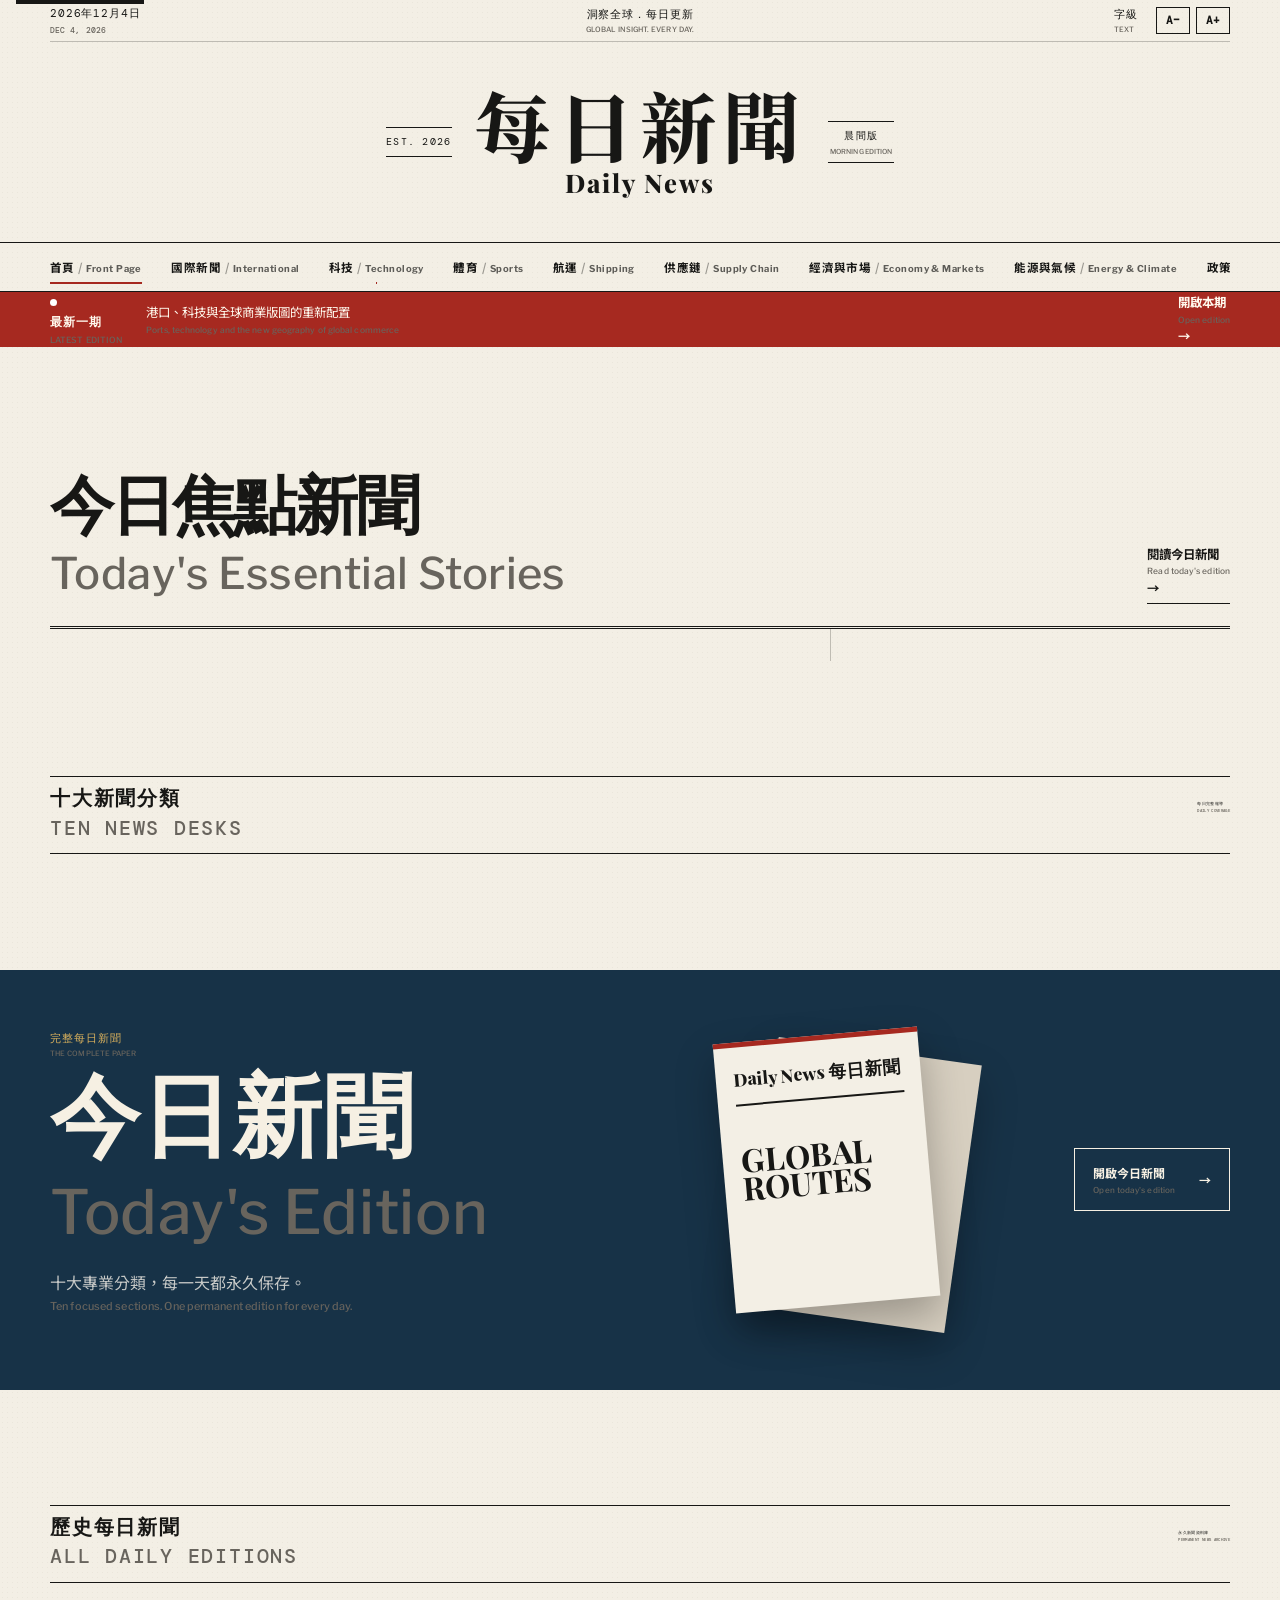
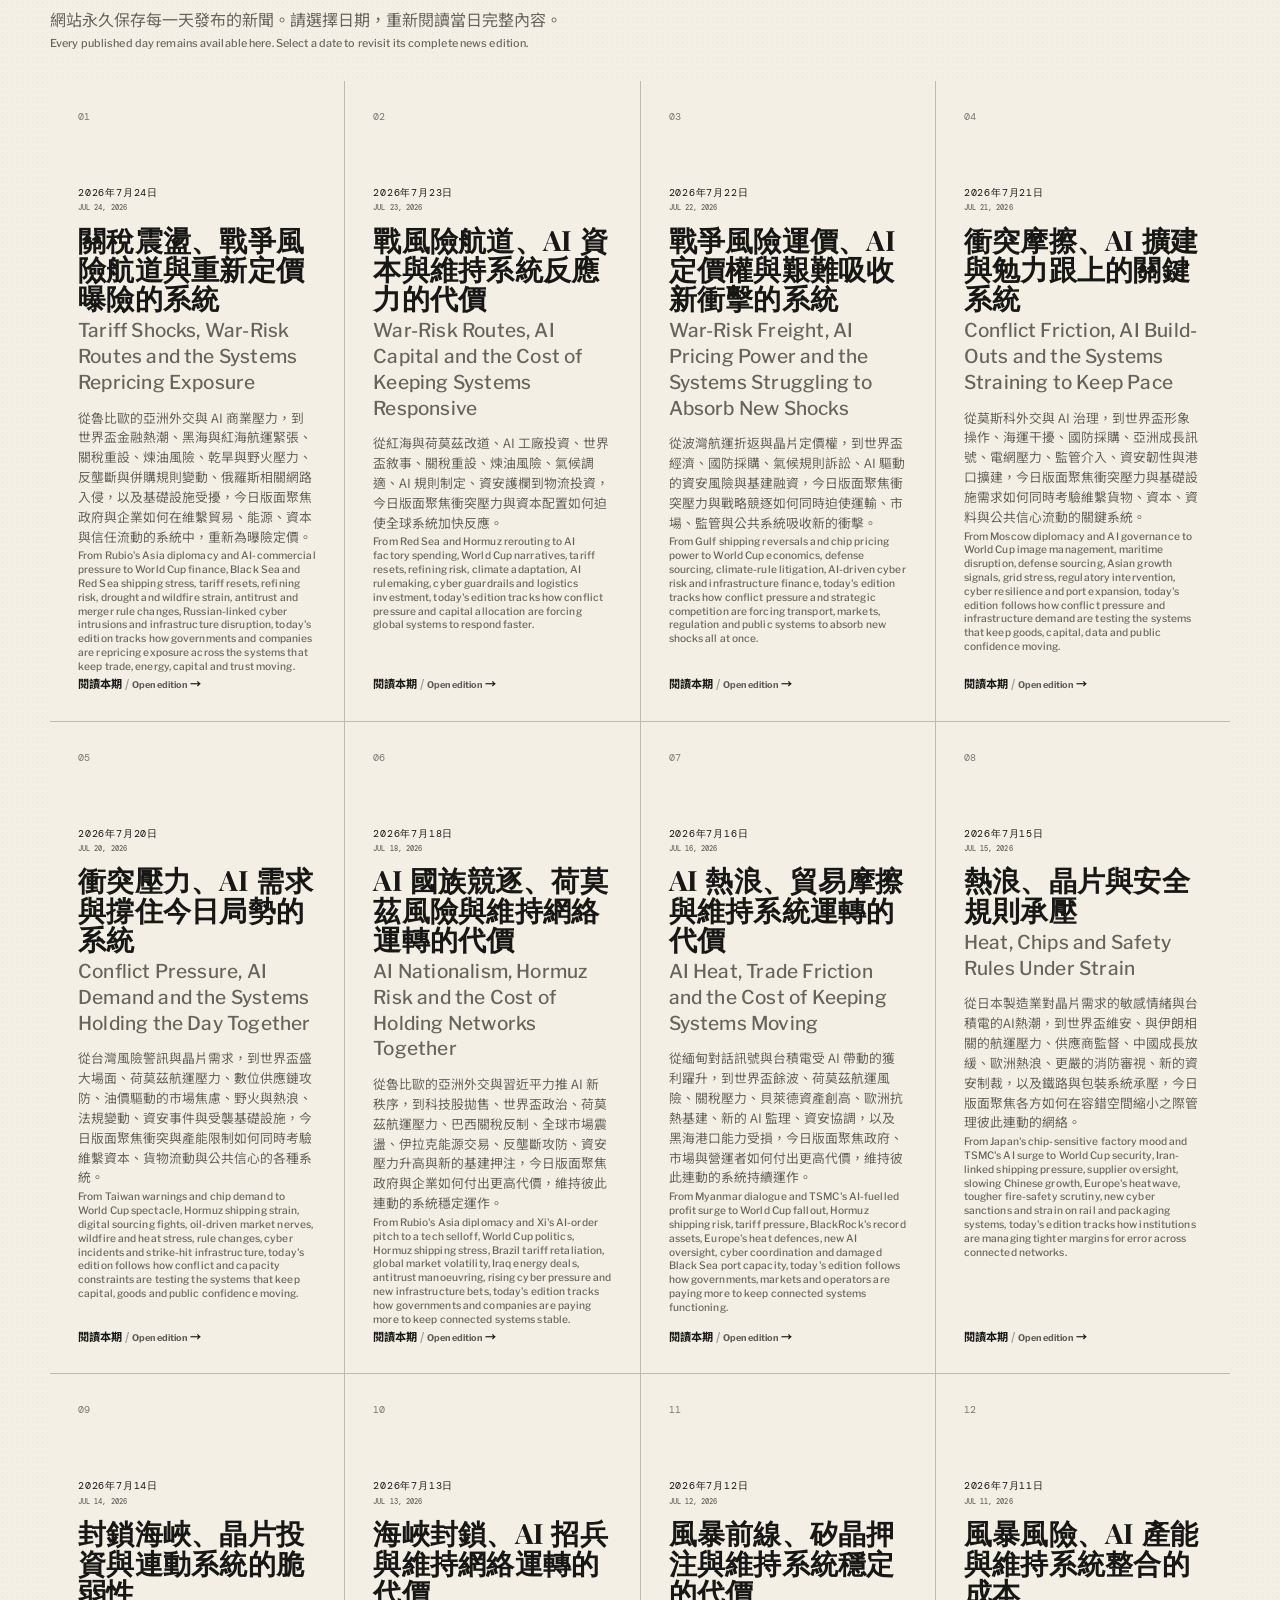
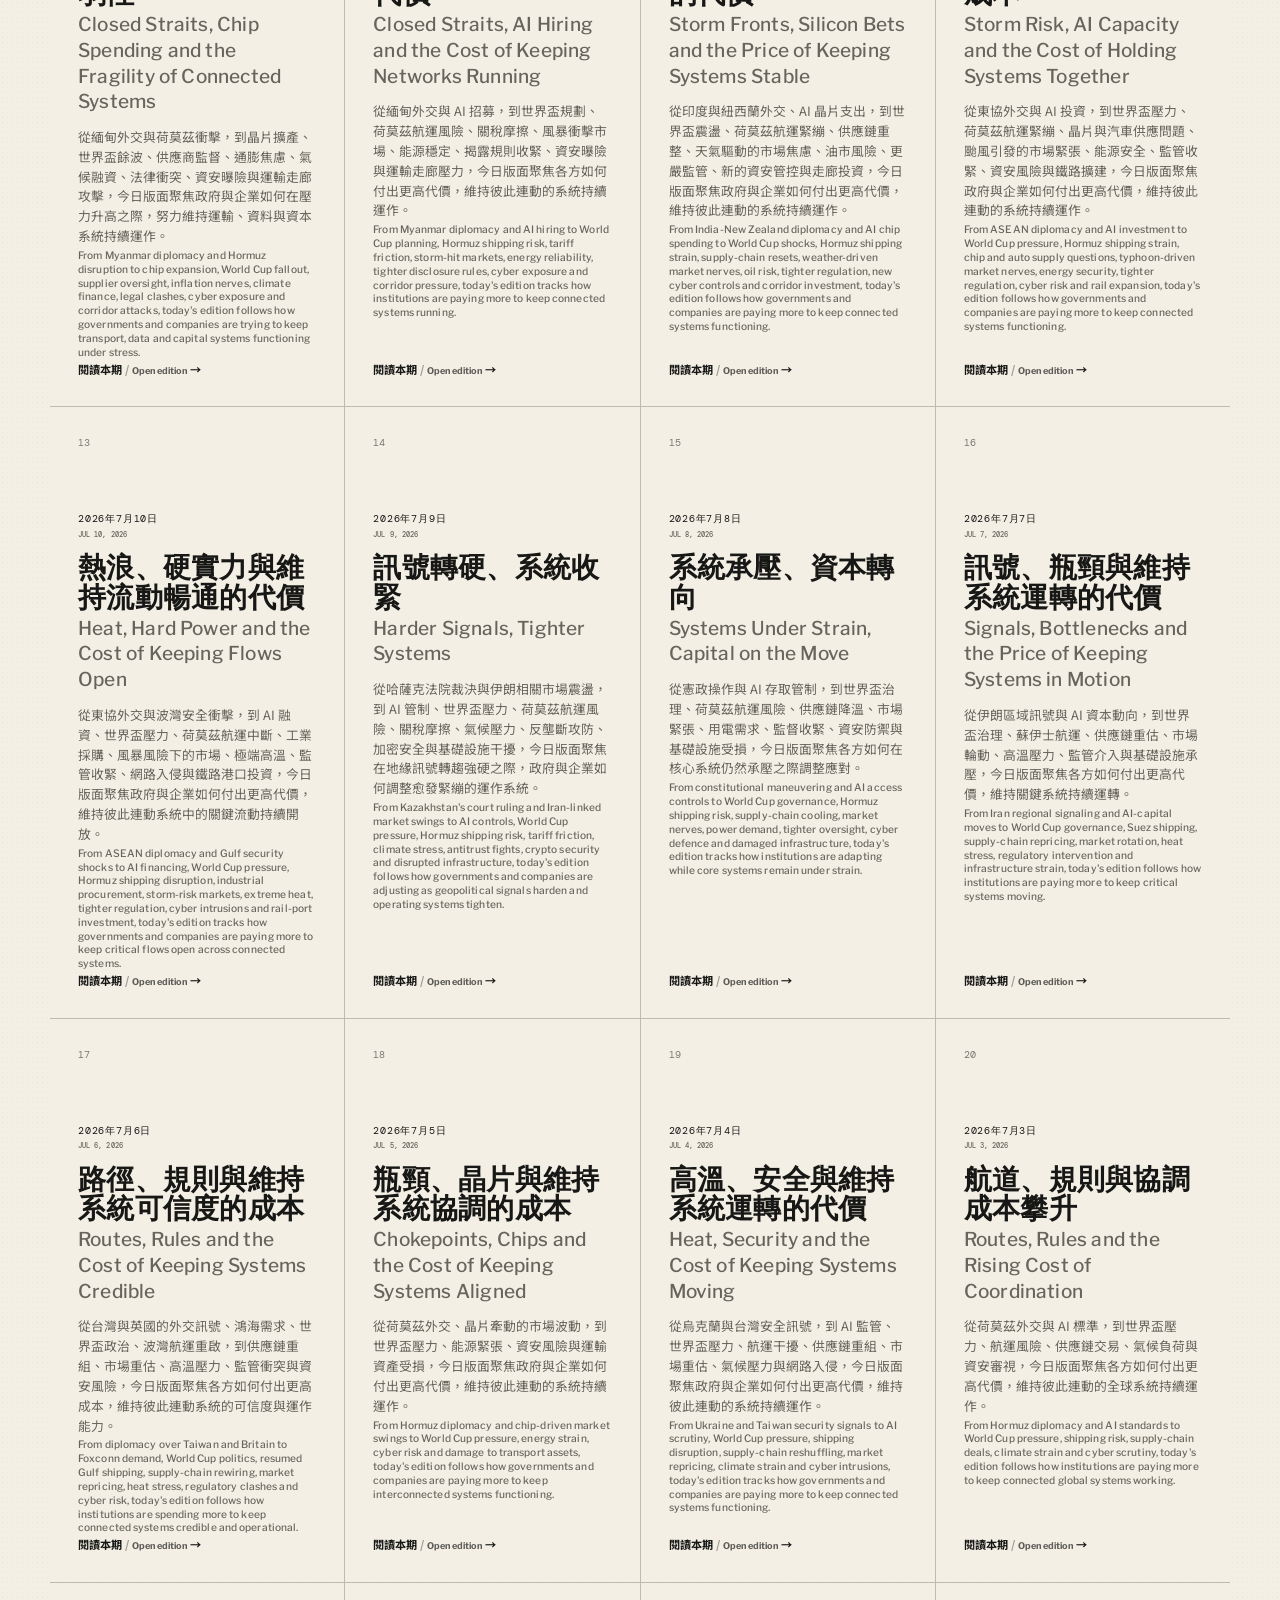
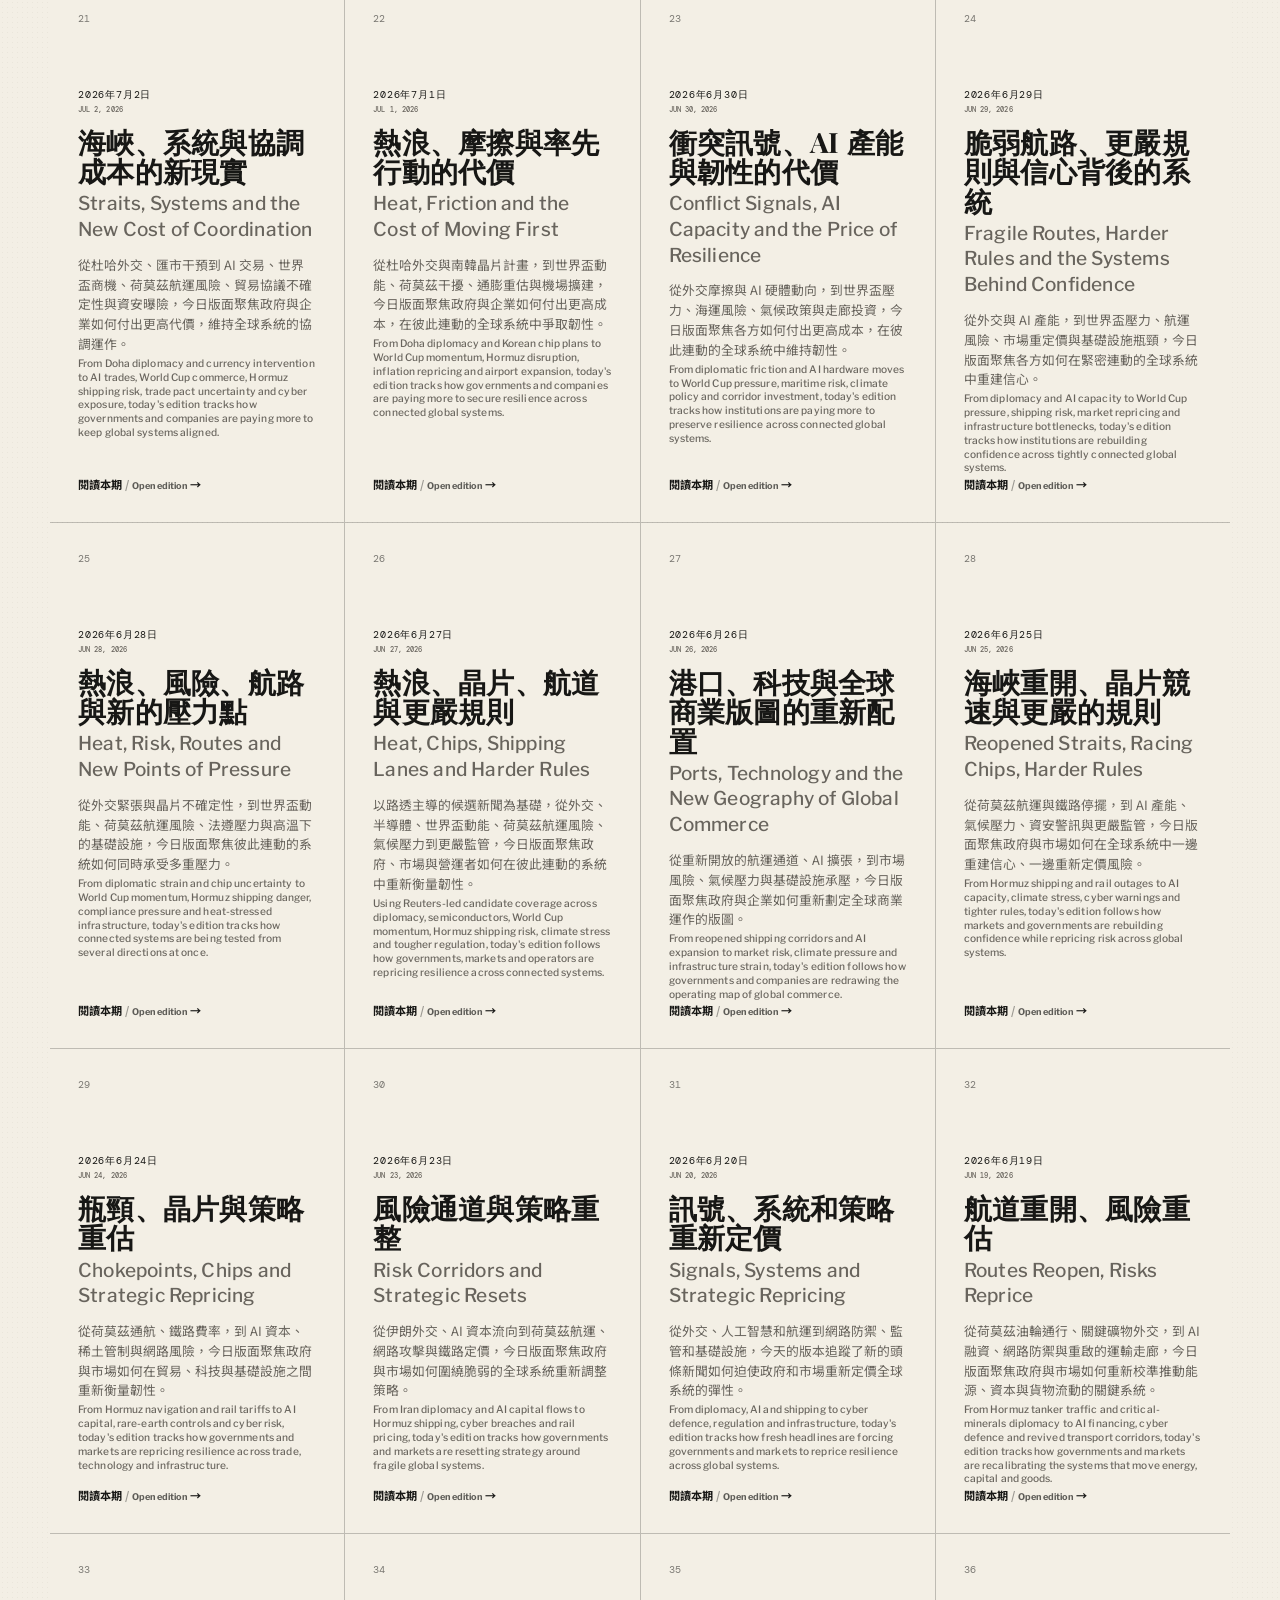
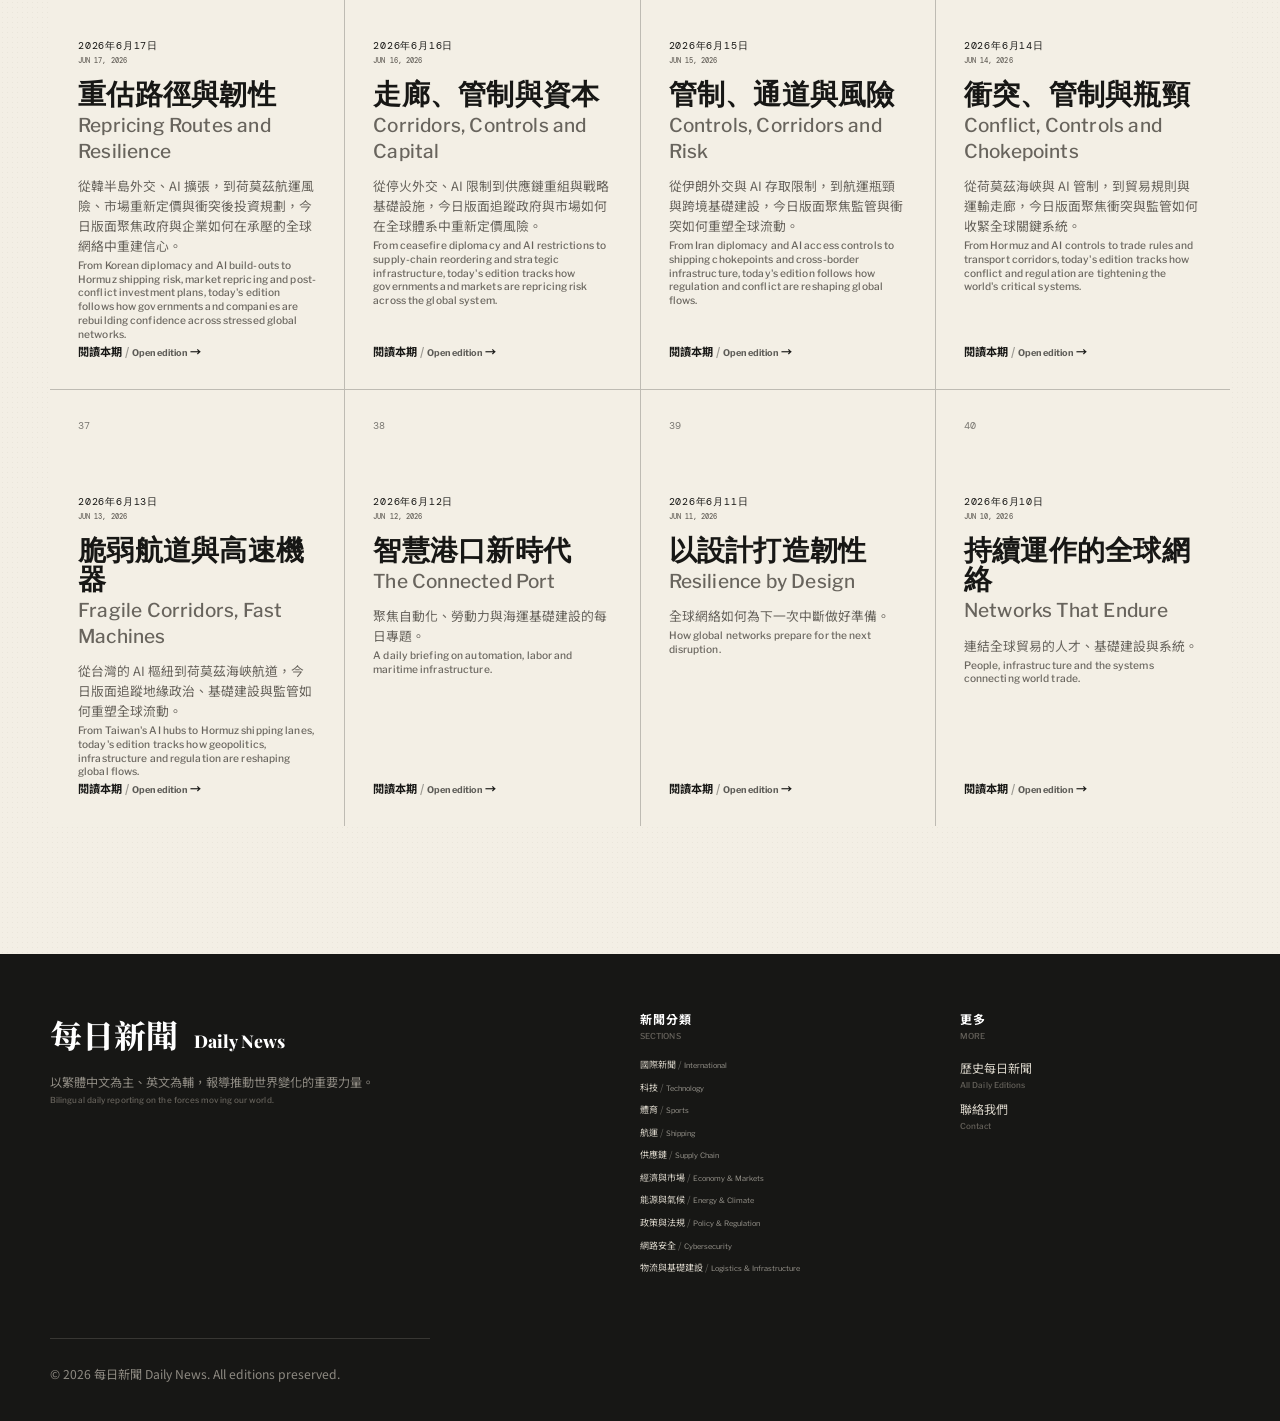
<file: index.html>
<!doctype html>
<html lang="zh-Hant">
  <head>
    <meta charset="UTF-8" />
    <meta name="viewport" content="width=device-width, initial-scale=1.0" />
    <meta name="description" content="Daily global news in English and Traditional Chinese." />
    <title>Daily News | 每日新聞</title>
    <link rel="preconnect" href="https://fonts.googleapis.com" />
    <link rel="preconnect" href="https://fonts.gstatic.com" crossorigin />
    <link href="https://fonts.googleapis.com/css2?family=DM+Mono:wght@400;500&family=Libre+Franklin:wght@400;500;600;700&family=Noto+Sans+TC:wght@400;500;700;900&family=Noto+Serif+TC:wght@600;700;900&family=Playfair+Display:wght@600;700;800&display=swap" rel="stylesheet" />
    <link rel="stylesheet" href="styles.css" />
  </head>
  <body>
    <a class="skip-link" href="#main-content" data-i18n="skip">Skip to content</a>
    <header class="site-header">
      <div class="utility-bar shell">
        <p id="today-label"></p>
        <p class="utility-tagline" data-i18n="tagline">Global insight. Every day.</p>
        <div class="header-tools">
          <div class="text-controls" aria-label="Text size controls">
            <span data-i18n="text">Text</span><button type="button" data-font-action="decrease" aria-label="Decrease text size">A−</button><button type="button" data-font-action="increase" aria-label="Increase text size">A+</button>
          </div>
        </div>
      </div>
      <div class="masthead shell">
        <a class="brand" href="index.html"><span class="brand-kicker">Est. 2026</span><span class="brand-name"><i>每日新聞</i><small>Daily News</small></span><span class="brand-edition" data-i18n="morning">晨間版 / Morning Edition</span></a>
      </div>
      <nav class="main-nav" aria-label="Main navigation">
        <div class="shell nav-inner">
          <button class="menu-toggle" type="button" aria-expanded="false" aria-controls="nav-links"><span></span><span></span><span></span><b data-i18n="sections">Sections</b></button>
          <div class="nav-links" id="nav-links"></div>
        </div>
      </nav>
    </header>

    <main id="main-content">
      <section class="breaking-strip"><div class="shell breaking-inner"><strong data-i18n="latest">Latest Edition</strong><p data-i18n="breaking">Ports, technology and the new geography of global commerce</p><a id="breaking-link" href="edition.html"><span data-i18n="openEdition">Open edition</span> →</a></div></section>

      <section class="lead-grid shell section-space" aria-labelledby="top-stories">
        <div class="section-heading full-span"><p class="eyebrow" id="current-date"></p><h1 id="top-stories" data-i18n="todayStories">Today's Essential Stories</h1><a id="today-link" href="edition.html"><span data-i18n="readToday">Read today's edition</span> →</a></div>
        <article class="lead-story" id="home-lead"></article>
        <aside class="side-stories" id="home-side"></aside>
      </section>

      <section class="news-section shell section-space">
        <div class="section-rule"><h2 data-i18n="newsDesks">Ten News Desks</h2><span data-i18n="dailyCoverage">Daily coverage</span></div>
        <div class="desk-grid" id="desk-grid"></div>
      </section>

      <section class="edition-banner section-space"><div class="shell edition-banner-inner"><div><p class="eyebrow" data-i18n="completePaper">The complete paper</p><h2 data-i18n="todayEdition">Today's Edition</h2><p data-i18n="editionDescription">Ten focused sections. One permanent edition for every day.</p></div><div class="edition-stack" aria-hidden="true"><div class="paper paper-back"></div><div class="paper paper-front"><span>Daily News 每日新聞</span><strong>GLOBAL<br />ROUTES</strong></div></div><a class="button button-light" id="banner-link" href="edition.html"><span data-i18n="openToday">Open today's edition</span> →</a></div></section>

      <section class="archive-section shell section-space" aria-labelledby="archive-heading"><div class="section-rule"><h2 id="archive-heading" data-i18n="archive">All Daily Editions</h2><span data-i18n="archiveForever">Permanent news archive</span></div><p class="archive-intro" data-i18n="archiveIntro">Every published day remains available here. Select a date to revisit its complete news edition.</p><div class="archive-grid" id="archive-grid"></div></section>
    </main>

    <footer class="site-footer"><div class="shell footer-grid"><div><a class="footer-brand" href="index.html">每日新聞 <small>Daily News</small></a><p data-i18n="footerAbout">以繁體中文為主、英文為輔的每日報導。</p></div><div><strong data-i18n="sections">新聞分類 / Sections</strong><div id="footer-sections"></div></div><div><strong data-i18n="more">更多 / More</strong><a href="#archive-heading" data-i18n="archive">歷史每日新聞 / All Daily Editions</a><a href="mailto:editor@jsva.uk" data-i18n="contact">聯絡我們 / Contact</a></div><p class="copyright">© 2026 每日新聞 Daily News. All editions preserved.</p></div></footer>
    <script src="data-index.js"></script><script src="app.js"></script>
  </body>
</html>
</file>
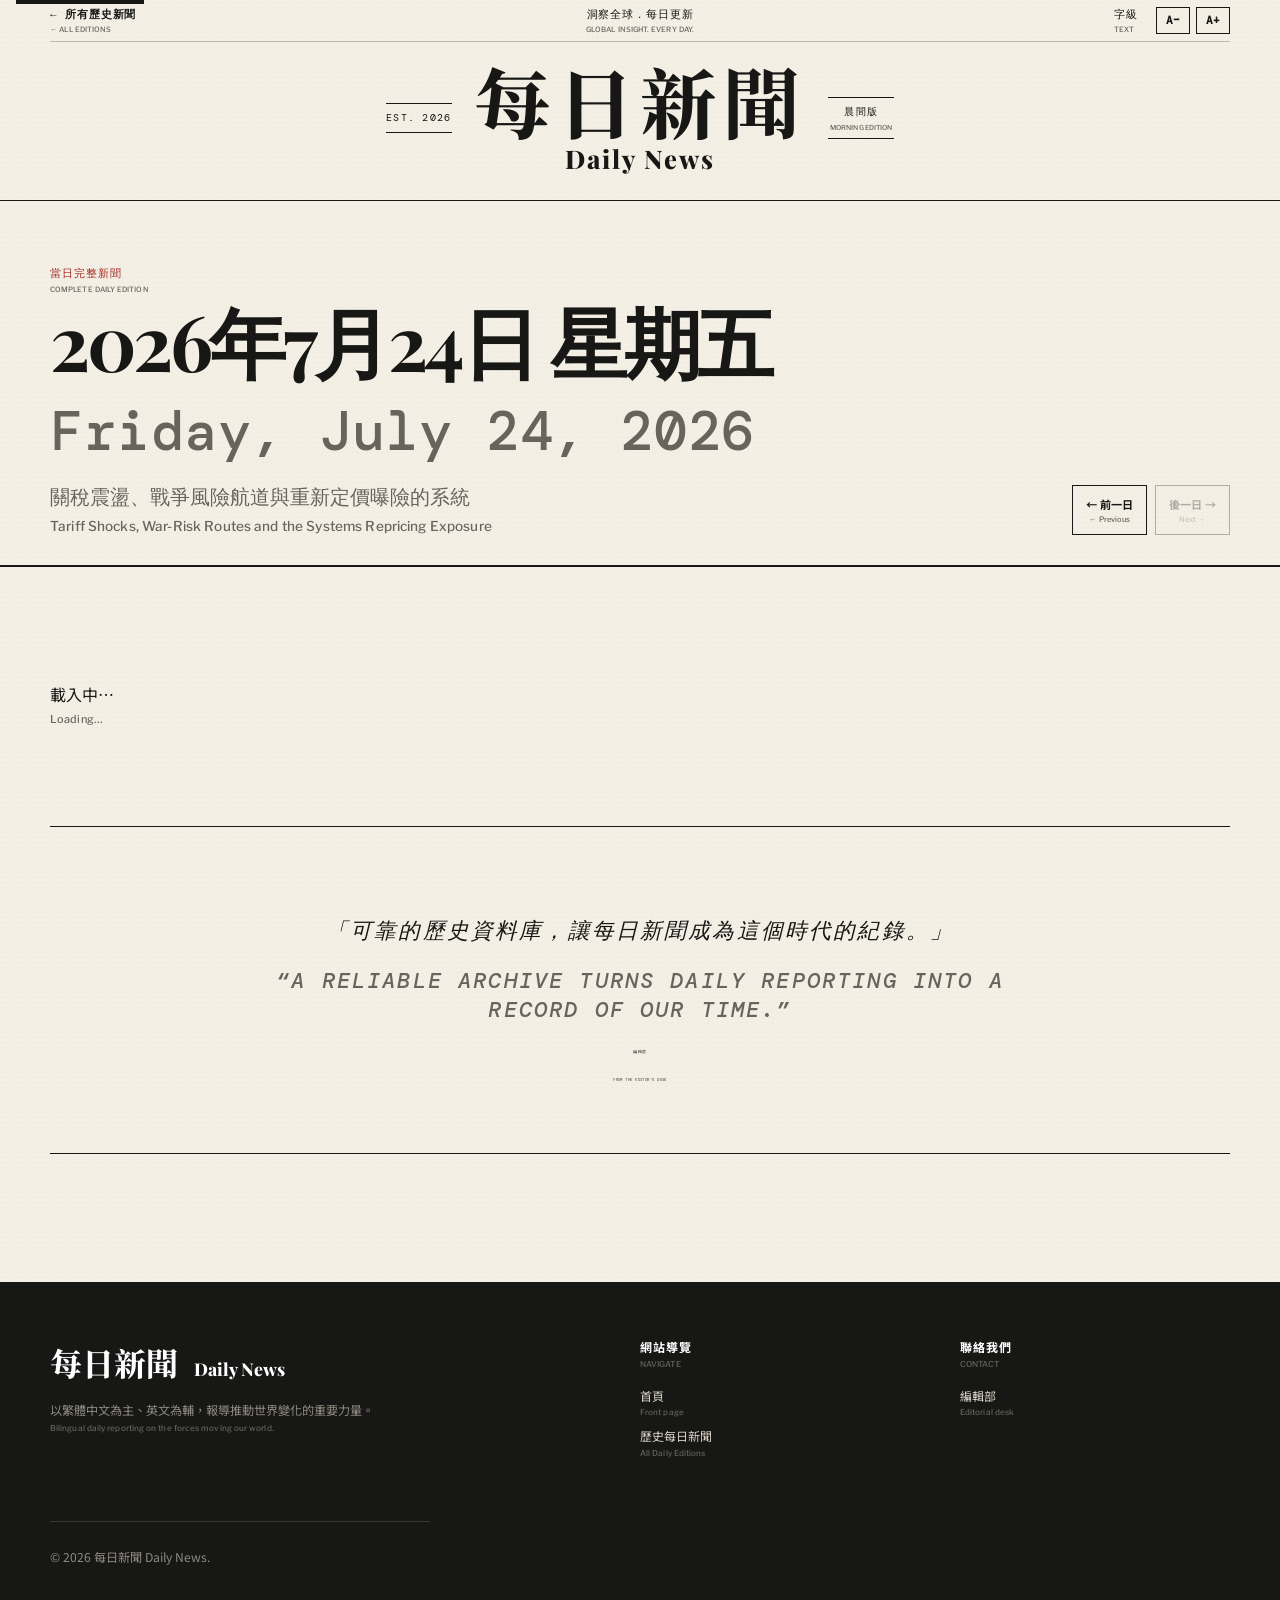
<file: edition.html>
<!doctype html>
<html lang="zh-Hant">
  <head>
    <meta charset="UTF-8" /><meta name="viewport" content="width=device-width, initial-scale=1.0" />
    <meta name="description" content="Daily News bilingual daily edition." /><title>Daily Edition | 每日新聞</title>
    <link rel="preconnect" href="https://fonts.googleapis.com" /><link rel="preconnect" href="https://fonts.gstatic.com" crossorigin />
    <link href="https://fonts.googleapis.com/css2?family=DM+Mono:wght@400;500&family=Libre+Franklin:wght@400;500;600;700&family=Noto+Sans+TC:wght@400;500;700;900&family=Noto+Serif+TC:wght@600;700;900&family=Playfair+Display:wght@600;700;800&display=swap" rel="stylesheet" /><link rel="stylesheet" href="styles.css" />
  </head>
  <body>
    <a class="skip-link" href="#main-content" data-i18n="skip">Skip to content</a>
    <header class="site-header compact-header"><div class="utility-bar shell"><a class="back-link" href="index.html"><span data-i18n="allEditions">← 所有歷史新聞 / All editions</span></a><p class="utility-tagline" data-i18n="tagline">洞察全球．每日更新 / Global insight. Every day.</p><div class="header-tools"><div class="text-controls"><span data-i18n="text">字級 / Text</span><button type="button" data-font-action="decrease">A−</button><button type="button" data-font-action="increase">A+</button></div></div></div><div class="masthead shell"><a class="brand" href="index.html"><span class="brand-kicker">Est. 2026</span><span class="brand-name"><i>每日新聞</i><small>Daily News</small></span><span class="brand-edition" data-i18n="morning">晨間版 / Morning Edition</span></a></div></header>
    <main id="main-content" class="edition-main"><section class="edition-heading shell"><div><p class="eyebrow" data-i18n="completeEdition">Complete daily edition</p><h1 id="edition-date"></h1><p class="edition-theme" id="edition-theme"></p></div><div class="edition-nav-actions"><button type="button" id="previous-edition"><span data-i18n="previous">← Previous</span></button><button type="button" id="next-edition"><span data-i18n="next">Next →</span></button></div></section><div class="category-wrap"><nav class="category-tabs shell" id="category-tabs" aria-label="News categories"></nav></div><section class="edition-content shell section-space"><div class="edition-lead" id="edition-lead"></div><div class="edition-list" id="edition-list"></div></section><section class="edition-quote shell"><p data-i18n="quote">“A reliable archive turns daily reporting into a record of our time.”</p><span data-i18n="editorsDesk">From the editor's desk</span></section></main>
    <footer class="site-footer"><div class="shell footer-grid"><div><a class="footer-brand" href="index.html">每日新聞 <small>Daily News</small></a><p data-i18n="footerAbout">以繁體中文為主、英文為輔的每日報導。</p></div><div><strong data-i18n="navigate">網站導覽 / Navigate</strong><a href="index.html" data-i18n="frontPage">首頁 / Front page</a><a href="index.html#archive-heading" data-i18n="archive">歷史每日新聞 / All Daily Editions</a></div><div><strong data-i18n="contact">聯絡我們 / Contact</strong><a href="mailto:editor@jsva.uk" data-i18n="editorialDesk">編輯部 / Editorial desk</a></div><p class="copyright">© 2026 每日新聞 Daily News.</p></div></footer>
    <script src="data-index.js"></script><script src="app.js"></script><script src="edition.js"></script>
  </body>
</html>
</file>
<file: styles.css>
:root {
  --ink: #171715;
  --muted: #68645d;
  --paper: #f3efe5;
  --paper-deep: #e7e0d1;
  --red: #a62920;
  --navy: #173247;
  --line: rgba(23, 23, 21, 0.24);
  --font-scale: 1;
  --serif: "Playfair Display", Georgia, serif;
  --sans: "Libre Franklin", sans-serif;
  --mono: "DM Mono", monospace;
  --zh-serif: "Noto Serif TC", serif;
  --zh-sans: "Noto Sans TC", sans-serif;
}

* { box-sizing: border-box; }
html { scroll-behavior: smooth; }
body {
  margin: 0;
  color: var(--ink);
  background-color: var(--paper);
  background-image: radial-gradient(rgba(30, 27, 21, 0.045) 0.7px, transparent 0.7px);
  background-size: 5px 5px;
  font-family: var(--sans);
  font-size: calc(16px * var(--font-scale));
  line-height: 1.62;
  overflow-x: hidden;
}

a { color: inherit; text-decoration: none; }
button, input { font: inherit; }
button { color: inherit; }
.shell { width: min(1180px, calc(100% - 48px)); margin-inline: auto; }
.section-space { margin-top: clamp(64px, 9vw, 124px); }
.full-span { grid-column: 1 / -1; }
.sr-only { position: absolute; width: 1px; height: 1px; padding: 0; margin: -1px; overflow: hidden; clip: rect(0, 0, 0, 0); white-space: nowrap; border: 0; }
.skip-link { position: fixed; z-index: 100; left: 16px; top: -60px; background: var(--ink); color: white; padding: 10px 16px; transition: top .2s; }
.skip-link:focus { top: 16px; }

.site-header { border-bottom: 1px solid var(--ink); }
.utility-bar { min-height: 42px; display: grid; grid-template-columns: 1fr auto 1fr; align-items: center; gap: 20px; border-bottom: 1px solid var(--line); font-family: var(--mono); font-size: .67em; text-transform: uppercase; letter-spacing: .08em; }
.utility-bar p { margin: 0; }
.header-tools { justify-self: end; display: flex; align-items: center; gap: 16px; }
.utility-tagline { text-align: center; }
.text-controls { justify-self: end; display: flex; align-items: center; gap: 6px; }
.text-controls span { margin-right: 4px; }
.text-controls button { width: 34px; height: 27px; padding: 0; border: 1px solid var(--ink); background: transparent; cursor: pointer; font-weight: 700; }
.text-controls button:hover:not(:disabled), .text-controls button:focus-visible { color: var(--paper); background: var(--ink); }
.text-controls button:disabled { opacity: .3; cursor: not-allowed; }

.masthead { padding: clamp(25px, 4vw, 48px) 0; text-align: center; }
.brand { display: inline-grid; grid-template-columns: 1fr auto 1fr; align-items: center; gap: 22px; }
.brand-name { display: flex; flex-direction: column; align-items: center; font-weight: 800; line-height: .9; }
.brand-name i { font-family: var(--zh-serif); font-size: clamp(2.35rem, 6vw, 5.4rem); font-style: normal; letter-spacing: .08em; }
.brand-name small { margin-top: 12px; font-family: var(--serif); font-size: clamp(1rem, 2vw, 1.65rem); letter-spacing: .08em; }
body { font-family: var(--zh-sans); }
h1, h2, h3, .dek, .archive-card strong, .edition-quote p { font-family: var(--zh-serif); letter-spacing: .01em; }
.bilingual { display: flex; flex-direction: column; }
.zh-text { display: block; }
.en-text { display: block; margin-top: .3em; color: var(--muted); font-family: var(--sans); font-size: .68em; font-weight: 500; line-height: 1.35; letter-spacing: .01em; }
.en-inline { color: currentColor; font-family: var(--sans); font-size: .82em; opacity: .68; text-transform: none; }
.bilingual-separator { opacity: .4; }
.date-pair .en-text { font-family: var(--mono); font-size: .72em; }
.story-summary, .desk-summary, .archive-summary { color: var(--muted); font-size: .86em; line-height: 1.55; }
.story-summary .en-text, .desk-summary .en-text, .archive-summary .en-text, .dek .en-text { font-size: .8em; }
.brand-kicker, .brand-edition { font-family: var(--mono); font-size: .63em; letter-spacing: .13em; text-transform: uppercase; border-block: 1px solid var(--ink); padding: 6px 0; }

.main-nav { border-top: 1px solid var(--ink); }
.nav-inner { position: relative; }
.nav-links { display: flex; align-items: center; justify-content: flex-start; gap: clamp(18px, 2.3vw, 34px); min-height: 48px; overflow-x: auto; scrollbar-width: none; font-size: .72em; font-weight: 700; letter-spacing: .04em; text-transform: uppercase; }
.nav-links a { flex: 0 0 auto; }
.nav-links a { position: relative; }
.nav-links a::after { content: ""; position: absolute; left: 50%; right: 50%; bottom: -8px; height: 2px; background: var(--red); transition: .2s; }
.nav-links a:hover::after, .nav-links a.active::after { left: 0; right: 0; }
.menu-toggle { display: none; }

.breaking-strip { background: var(--red); color: #fff9ed; }
.breaking-inner { min-height: 48px; display: grid; grid-template-columns: auto 1fr auto; align-items: center; gap: 24px; font-size: .78em; }
.breaking-inner strong { font-family: var(--mono); text-transform: uppercase; letter-spacing: .08em; }
.breaking-inner strong::before { content: ""; display: inline-block; width: 7px; height: 7px; margin-right: 8px; background: white; border-radius: 50%; animation: pulse 1.8s infinite; }
.breaking-inner p { margin: 0; }
.breaking-inner a { font-weight: 700; }

.section-heading { display: grid; grid-template-columns: 1fr auto; align-items: end; padding-bottom: 22px; border-bottom: 3px double var(--ink); }
.section-heading .eyebrow { grid-column: 1 / -1; }
.section-heading h1 { margin: 0; max-width: 720px; font-family: var(--serif); font-size: clamp(2.1rem, 5vw, 4.5rem); line-height: .96; letter-spacing: -.045em; }
.section-heading > a { padding-bottom: 5px; border-bottom: 1px solid var(--ink); font-size: .78em; font-weight: 700; }
.eyebrow, .story-category { margin: 0 0 9px; color: var(--red); font-family: var(--mono); font-size: .67em; font-weight: 500; letter-spacing: .09em; text-transform: uppercase; }

.lead-grid { display: grid; grid-template-columns: minmax(0, 2.1fr) minmax(250px, .9fr); column-gap: clamp(28px, 5vw, 68px); }
.lead-story { padding-top: 32px; border-right: 1px solid var(--line); padding-right: clamp(28px, 5vw, 68px); }
.story-image, .card-image, .edition-lead-image, .row-image { position: relative; display: block; overflow: hidden; background-size: cover; background-position: center; filter: saturate(.76) contrast(1.06); }
.story-image { min-height: clamp(340px, 48vw, 630px); }
.story-image::after, .card-image::after, .edition-lead-image::after, .row-image::after { content: ""; position: absolute; inset: 0; background: linear-gradient(120deg, transparent 55%, rgba(139, 47, 33, .16)); mix-blend-mode: multiply; }
.image-credit { position: absolute; z-index: 1; right: 10px; bottom: 8px; padding: 3px 6px; color: white; background: rgba(0,0,0,.62); font-family: var(--mono); font-size: 9px; text-transform: uppercase; }
.lead-copy { display: grid; grid-template-columns: 1fr auto; column-gap: 24px; padding-top: 22px; }
.lead-copy .story-category, .lead-copy h2 { grid-column: 1 / -1; }
.lead-copy h2 { margin: 0; font-family: var(--serif); font-size: clamp(2rem, 4.2vw, 4.1rem); line-height: 1; letter-spacing: -.04em; }
.lead-copy h2 a:hover, .compact-story h3 a:hover, .story-card h3 a:hover { color: var(--red); }
.dek { margin: 16px 0 0; color: #44413b; font-family: var(--serif); font-size: 1.08em; line-height: 1.55; }
.story-meta { display: flex; flex-wrap: wrap; gap: 12px; align-items: end; margin-top: 16px; font-family: var(--mono); font-size: .6em; letter-spacing: .05em; text-transform: uppercase; }
.story-meta span + span::before { content: "•"; margin-right: 12px; color: var(--red); }
.side-stories { padding-top: 32px; }
.compact-story { padding: 0 0 30px; margin-bottom: 30px; border-bottom: 1px solid var(--line); }
.compact-story h3 { margin: 0; font-family: var(--serif); font-size: clamp(1.35rem, 2.2vw, 2rem); line-height: 1.08; }
.compact-story > p:not(.story-category) { color: var(--muted); font-size: .86em; line-height: 1.55; }
.quote-story blockquote { margin: 0 0 18px; font-family: var(--serif); font-size: 1.55em; font-style: italic; line-height: 1.25; }
.quote-story > a { font-size: .72em; font-weight: 700; }

.section-rule { display: flex; justify-content: space-between; align-items: baseline; padding: 12px 0; border-block: 1px solid var(--ink); }
.section-rule h2 { margin: 0; font-family: var(--serif); font-size: clamp(1.8rem, 4vw, 3.2rem); line-height: 1; }
.section-rule span { font-family: var(--mono); font-size: .62em; text-transform: uppercase; letter-spacing: .09em; }
.story-card-grid { display: grid; grid-template-columns: repeat(3, 1fr); gap: 1px; background: var(--line); }
.desk-grid { display: grid; grid-template-columns: repeat(5, 1fr); gap: 1px; background: var(--line); }
.desk-card { min-height: 310px; display: flex; flex-direction: column; padding: 25px; background: var(--paper); transition: .2s; }
.desk-card:hover { color: white; background: var(--red); transform: translateY(-5px); }
.desk-card > span { color: var(--red); font-family: var(--mono); font-size: .65em; text-transform: uppercase; letter-spacing: .06em; }
.desk-card:hover > span, .desk-card:hover p { color: rgba(255,255,255,.75); }
.desk-card strong { margin-top: 35px; font-family: var(--serif); font-size: 1.45em; line-height: 1.08; }
.desk-card .desk-summary { margin-top: 12px; font-size: .76em; }
.desk-card:hover .en-text, .desk-card:hover .desk-summary { color: rgba(255,255,255,.72); }
.desk-card b { margin-top: auto; }
.story-card { padding: 30px; background: var(--paper); }
.card-image { height: 240px; margin: -30px -30px 24px; }
.story-card h3 { margin: 0; font-family: var(--serif); font-size: clamp(1.35rem, 2.4vw, 2rem); line-height: 1.08; }
.story-card > p:last-child { color: var(--muted); font-size: .86em; }

.edition-banner { color: #f6f0e3; background: var(--navy); overflow: hidden; }
.edition-banner-inner { min-height: 420px; display: grid; grid-template-columns: 1fr 330px auto; align-items: center; gap: 50px; position: relative; }
.edition-banner h2 { margin: 0; font-family: var(--serif); font-size: clamp(3rem, 7vw, 6rem); line-height: .95; }
.edition-banner .eyebrow { color: #dbb25d; }
.edition-banner p:not(.eyebrow) { max-width: 480px; color: #c7c9c7; }
.edition-stack { position: relative; height: 290px; }
.paper { position: absolute; width: 205px; height: 270px; background: var(--paper); color: var(--ink); box-shadow: 0 18px 40px rgba(0,0,0,.28); }
.paper-back { left: 65px; top: 15px; transform: rotate(8deg); background: #d7cfc0; }
.paper-front { left: 30px; top: 0; transform: rotate(-5deg); padding: 18px; border-top: 5px solid var(--red); }
.paper-front span { display: block; padding-bottom: 10px; border-bottom: 2px solid; font-family: var(--serif); font-size: 1.1rem; font-weight: 800; }
.paper-front strong { display: block; margin-top: 40px; font-family: var(--serif); font-size: 2rem; line-height: .9; }
.button { display: inline-flex; align-items: center; gap: 24px; padding: 14px 18px; border: 1px solid currentColor; font-size: .75em; font-weight: 700; }
.button:hover { background: #f6f0e3; color: var(--navy); }

.archive-grid { display: flex; flex-wrap: wrap; gap: 1px; background: var(--line); }
.archive-intro { max-width: 720px; margin: 24px 0 30px; color: var(--muted); }
.archive-card { flex: 1 1 calc(25% - 1px); min-width: calc(25% - 1px); min-height: 350px; padding: 28px; display: flex; flex-direction: column; background: var(--paper); transition: transform .25s, background .25s, color .25s; }
.archive-card:hover { position: relative; z-index: 1; transform: translateY(-8px); color: white; box-shadow: 0 16px 40px rgba(35,28,20,.18); }
.archive-rust:hover { background: #8d3327; }.archive-navy:hover { background: #18384d; }.archive-olive:hover { background: #4c5435; }.archive-gold:hover { background: #8a6522; }
.archive-number { font-family: var(--mono); font-size: .62em; opacity: .55; }
.archive-date { margin-top: 60px; font-family: var(--mono); font-size: .62em; text-transform: uppercase; letter-spacing: .08em; }
.archive-card strong { margin-top: 12px; font-family: var(--serif); font-size: 1.75em; line-height: 1.05; }
.archive-card .archive-summary { margin-top: 12px; font-size: .8em; }
.archive-card:hover .archive-summary, .archive-card:hover .en-text { color: rgba(255,255,255,.75); }
.archive-link { margin-top: auto; font-size: .7em; font-weight: 700; }

.newsletter { display: grid; grid-template-columns: 120px 1fr minmax(280px, .8fr); align-items: center; gap: 38px; padding-block: 44px; border-block: 1px solid var(--ink); }
.newsletter-mark { width: 100px; height: 100px; display: grid; place-items: center; border-radius: 50%; color: var(--paper); background: var(--red); font-family: var(--serif); font-size: 2.3rem; font-weight: 800; transform: rotate(-7deg); }
.newsletter h2 { margin: 0; font-family: var(--serif); font-size: clamp(1.8rem, 4vw, 3.1rem); line-height: 1; }
.newsletter p { margin-bottom: 0; color: var(--muted); font-size: .82em; }
.newsletter-form { position: relative; display: flex; border-bottom: 2px solid var(--ink); }
.newsletter-form input { width: 100%; border: 0; outline: 0; padding: 13px 4px; background: transparent; }
.newsletter-form button { white-space: nowrap; border: 0; background: transparent; font-weight: 700; cursor: pointer; }
.form-message { position: absolute; top: 100%; left: 0; color: var(--red) !important; }

.site-footer { margin-top: clamp(70px, 10vw, 140px); padding: 55px 0 24px; color: #d8d3c8; background: var(--ink); }
.footer-grid { display: grid; grid-template-columns: 2fr 1fr 1fr; gap: 50px; }
.footer-brand { color: white; font-family: var(--zh-serif); font-size: 2rem; font-weight: 800; }
.footer-brand small { margin-left: 8px; font-family: var(--serif); font-size: .55em; }
.footer-grid p { max-width: 380px; color: #8e8a82; font-size: .76em; }
.footer-grid div:not(:first-child) { display: flex; flex-direction: column; align-items: flex-start; gap: 8px; font-size: .75em; }
.footer-grid strong { margin-bottom: 8px; color: white; text-transform: uppercase; letter-spacing: .08em; }
.footer-grid a:hover { color: white; }
.copyright { grid-column: 1 / -1; padding-top: 26px; border-top: 1px solid #383733; }

/* Edition */
.compact-header .masthead { padding: 24px 0 30px; }
.compact-header .brand-name { font-size: clamp(2.2rem, 5vw, 4rem); }
.back-link { font-weight: 700; }
.edition-heading { display: flex; justify-content: space-between; align-items: end; gap: 30px; padding: 64px 0 30px; }
.edition-heading h1 { margin: 0; font-family: var(--serif); font-size: clamp(2.4rem, 6vw, 5.2rem); line-height: .96; letter-spacing: -.045em; }
.edition-theme { margin: 12px 0 0; color: var(--muted); font-family: var(--serif); font-size: 1.25em; }
.edition-nav-actions { display: flex; gap: 8px; }
.edition-nav-actions button { border: 1px solid var(--ink); padding: 9px 13px; background: transparent; font-size: .7em; font-weight: 700; cursor: pointer; }
.edition-nav-actions button:hover:not(:disabled) { color: var(--paper); background: var(--ink); }
.edition-nav-actions button:disabled { opacity: .3; }
.category-wrap { position: sticky; z-index: 10; top: 0; border-block: 1px solid var(--ink); background: rgba(243,239,229,.96); backdrop-filter: blur(12px); }
.category-tabs { display: flex; gap: 5px; overflow-x: auto; scrollbar-width: none; }
.category-tabs button { flex: 0 0 auto; border: 0; padding: 15px 18px 12px; background: transparent; font-size: .72em; font-weight: 700; text-transform: uppercase; letter-spacing: .06em; cursor: pointer; border-bottom: 3px solid transparent; }
.category-tabs button.active { color: var(--red); border-color: var(--red); }
.edition-content { scroll-margin-top: 64px; }
.edition-lead-story { display: grid; grid-template-columns: 1.25fr 1fr; gap: clamp(32px, 6vw, 80px); align-items: center; padding-bottom: clamp(55px, 8vw, 100px); border-bottom: 3px double var(--ink); }
.edition-lead-image { min-height: clamp(360px, 52vw, 650px); }
.edition-lead-story h2 { margin: 0; font-family: var(--serif); font-size: clamp(2.3rem, 5vw, 5rem); line-height: .95; letter-spacing: -.05em; }
.read-button { margin-top: 28px; padding: 12px 0; border: 0; border-bottom: 1px solid; color: var(--red); background: transparent; font-weight: 700; cursor: pointer; }
.read-button span { margin-left: 40px; }
.read-button-inline { margin-top: 18px; }
.story-body-panel { margin-top: 24px; padding: 24px 0 4px; border-top: 1px solid var(--line); }
.story-body-copy { display: grid; gap: 18px; }
.story-body-paragraph { color: var(--ink); font-size: 1rem; line-height: 1.75; }
.story-body-paragraph .zh-text { font-family: var(--serif); font-size: 1.08em; line-height: 1.9; }
.story-body-paragraph .en-text { margin-top: 8px; color: var(--muted); font-family: var(--sans); font-size: .95em; line-height: 1.7; }
.story-body-empty { color: var(--muted); font-size: .92em; font-style: italic; }
.edition-row { display: grid; grid-template-columns: 55px 1fr 260px; gap: 30px; padding: 38px 0; border-bottom: 1px solid var(--line); }
.edition-row-number { font-family: var(--mono); font-size: .62em; color: var(--muted); }
.edition-row h3 { margin: 0; font-family: var(--serif); font-size: clamp(1.6rem, 3.3vw, 3rem); line-height: 1; }
.edition-row .story-summary { max-width: 640px; margin-top: 14px; }
.row-image { min-height: 180px; }
.edition-quote { margin-top: 100px; padding: 70px max(24px, 8vw); text-align: center; border-block: 1px solid var(--ink); }
.edition-quote p { max-width: 830px; margin: auto; font-family: var(--serif); font-size: clamp(1.8rem, 4vw, 3.5rem); font-style: italic; line-height: 1.2; }
.edition-quote span { display: block; margin-top: 22px; font-family: var(--mono); font-size: .65em; text-transform: uppercase; letter-spacing: .1em; }

/* Editorial photography */
.image-city { background-image: url("https://images.unsplash.com/photo-1518005020951-eccb494ad742?auto=format&fit=crop&w=1600&q=85"); }
.image-market { background-image: url("https://images.unsplash.com/photo-1611974789855-9c2a0a7236a3?auto=format&fit=crop&w=1000&q=80"); }
.image-gallery { background-image: url("https://images.unsplash.com/photo-1561839561-b13bcfe95249?auto=format&fit=crop&w=1000&q=80"); }
.image-kitchen { background-image: url("https://images.unsplash.com/photo-1547592180-85f173990554?auto=format&fit=crop&w=1000&q=80"); }
.image-coast { background-image: url("https://images.unsplash.com/photo-1500530855697-b586d89ba3ee?auto=format&fit=crop&w=1200&q=80"); }
.image-meeting { background-image: url("https://images.unsplash.com/photo-1521295121783-8a321d551ad2?auto=format&fit=crop&w=1200&q=80"); }
.image-factory { background-image: url("https://images.unsplash.com/photo-1565793298595-6a879b1d9492?auto=format&fit=crop&w=1400&q=80"); }
.image-street { background-image: url("https://images.unsplash.com/photo-1486406146926-c627a92ad1ab?auto=format&fit=crop&w=1200&q=80"); }
.image-technology { background-image: url("https://images.unsplash.com/photo-1518770660439-4636190af475?auto=format&fit=crop&w=1400&q=80"); }
.image-phone { background-image: url("https://images.unsplash.com/photo-1511707171634-5f897ff02aa9?auto=format&fit=crop&w=1200&q=80"); }
.image-data { background-image: url("https://images.unsplash.com/photo-1551288049-bebda4e38f71?auto=format&fit=crop&w=1200&q=80"); }
.image-music { background-image: url("https://images.unsplash.com/photo-1461360228754-6e81c478b882?auto=format&fit=crop&w=1200&q=80"); }
.image-theater { background-image: url("https://images.unsplash.com/photo-1503095396549-807759245b35?auto=format&fit=crop&w=1200&q=80"); }
.image-walk { background-image: url("https://images.unsplash.com/photo-1470770841072-f978cf4d019e?auto=format&fit=crop&w=1200&q=80"); }
.image-garden { background-image: url("https://images.unsplash.com/photo-1416879595882-3373a0480b5b?auto=format&fit=crop&w=1200&q=80"); }
.image-shipping { background-image: url("https://images.unsplash.com/photo-1494412519320-aa613dfb7738?auto=format&fit=crop&w=1400&q=80"); }
.image-containers { background-image: url("https://images.unsplash.com/photo-1586528116311-ad8dd3c8310d?auto=format&fit=crop&w=1400&q=80"); }
.image-warehouse { background-image: url("https://images.unsplash.com/photo-1553413077-190dd305871c?auto=format&fit=crop&w=1400&q=80"); }
.image-stadium { background-image: url("https://images.unsplash.com/photo-1461896836934-ffe607ba8211?auto=format&fit=crop&w=1400&q=80"); }
.image-energy { background-image: url("https://images.unsplash.com/photo-1473341304170-971dccb5ac1e?auto=format&fit=crop&w=1400&q=80"); }
.image-policy { background-image: url("https://images.unsplash.com/photo-1529107386315-e1a2ed48a620?auto=format&fit=crop&w=1400&q=80"); }
.image-cyber { background-image: url("https://images.unsplash.com/photo-1563013544-824ae1b704d3?auto=format&fit=crop&w=1400&q=80"); }
.image-infrastructure { background-image: url("https://images.unsplash.com/photo-1477959858617-67f85cf4f1df?auto=format&fit=crop&w=1400&q=80"); }

@keyframes pulse { 0%, 100% { opacity: 1; transform: scale(1); } 50% { opacity: .35; transform: scale(.75); } }
@media (prefers-reduced-motion: reduce) { html { scroll-behavior: auto; } *, *::before, *::after { animation-duration: .01ms !important; animation-iteration-count: 1 !important; transition-duration: .01ms !important; } }

@media (max-width: 900px) {
  .brand { grid-template-columns: 1fr; gap: 8px; }
  .brand-kicker, .brand-edition { display: none; }
  .lead-grid { grid-template-columns: 1fr; }
  .lead-story { border-right: 0; padding-right: 0; }
  .side-stories { display: grid; grid-template-columns: 1fr 1fr; gap: 28px; }
  .compact-story { border-top: 1px solid var(--line); padding-top: 28px; }
  .quote-story { grid-column: 1 / -1; }
  .story-card-grid { grid-template-columns: 1fr 1fr; }
  .desk-grid { grid-template-columns: repeat(2, 1fr); }
  .desk-card:last-child { grid-column: 1 / -1; }
  .story-card:last-child { grid-column: 1 / -1; }
  .edition-banner-inner { grid-template-columns: 1fr 240px; padding-block: 55px; }
  .edition-banner .button { grid-column: 1 / -1; justify-self: start; }
  .archive-card { flex-basis: calc(50% - 1px); min-width: calc(50% - 1px); }
  .newsletter { grid-template-columns: 90px 1fr; }
  .newsletter-mark { width: 78px; height: 78px; }
  .newsletter-form { grid-column: 2; }
  .edition-lead-story { grid-template-columns: 1fr; }
  .edition-row { grid-template-columns: 40px 1fr; }
  .row-image { grid-column: 2; min-height: 260px; }
}

@media (max-width: 650px) {
  .shell { width: min(100% - 28px, 1180px); }
  .utility-bar { grid-template-columns: 1fr auto; min-height: 46px; }
  .utility-tagline, #today-label { display: none; }
  .back-link { font-size: .9em; }
  .header-tools { grid-column: 2; gap: 8px; }
  .text-controls { grid-column: auto; }
  .masthead { padding: 25px 0; }
  .brand-name { font-size: clamp(2.15rem, 12vw, 3.5rem); }
  .main-nav { min-height: 48px; }
  .menu-toggle { width: 100%; height: 48px; display: flex; align-items: center; justify-content: flex-start; gap: 5px; border: 0; background: transparent; cursor: pointer; white-space: nowrap; overflow: hidden; }
  .menu-toggle span { width: 18px; height: 1px; display: block; flex: 0 0 auto; background: var(--ink); }
  .menu-toggle span:nth-child(2) { display: none; }
  .menu-toggle b { margin-left: 7px; flex: 0 0 auto; white-space: nowrap; font-size: .76em; text-transform: uppercase; letter-spacing: .08em; }
  .nav-links { position: absolute; z-index: 20; top: 48px; left: -14px; right: -14px; display: none; flex-direction: column; align-items: stretch; gap: 0; padding: 8px 14px 18px; background: var(--paper); border-bottom: 1px solid var(--ink); }
  .nav-links.open { display: flex; }
  .nav-links a { padding: 11px 0; border-bottom: 1px solid var(--line); }
  .breaking-inner { grid-template-columns: auto 1fr; gap: 12px; padding-block: 10px; }
  .breaking-inner a { display: none; }
  .section-heading { grid-template-columns: 1fr; gap: 17px; }
  .section-heading > a { justify-self: start; }
  .lead-story { padding-top: 20px; }
  .story-image { min-height: 340px; }
  .lead-copy { grid-template-columns: 1fr; }
  .lead-copy h2 { font-size: 2.35rem; }
  .side-stories { grid-template-columns: 1fr; gap: 0; }
  .quote-story { grid-column: auto; }
  .story-card-grid { grid-template-columns: 1fr; }
  .desk-grid { grid-template-columns: 1fr; }
  .desk-card, .desk-card:last-child { grid-column: auto; min-height: 240px; }
  .story-card:last-child { grid-column: auto; }
  .edition-banner-inner { grid-template-columns: 1fr; min-height: auto; }
  .edition-stack { display: none; }
  .edition-banner .button { grid-column: auto; }
  .archive-card { flex-basis: 100%; min-width: 100%; min-height: 290px; }
  .archive-date { margin-top: 30px; }
  .newsletter { grid-template-columns: 1fr; gap: 22px; }
  .newsletter-mark { display: none; }
  .newsletter-form { grid-column: auto; }
  .footer-grid { grid-template-columns: 1fr 1fr; }
  .footer-grid > div:first-child { grid-column: 1 / -1; }
  .edition-heading { display: block; padding-top: 45px; }
  .edition-nav-actions { margin-top: 26px; }
  .category-tabs { width: 100%; padding-inline: 14px; }
  .edition-lead-image { min-height: 360px; }
  .edition-lead-story h2 { font-size: 2.55rem; }
  .edition-row { grid-template-columns: 1fr; gap: 10px; }
  .edition-row-number { display: none; }
  .row-image { grid-column: auto; grid-row: 1; min-height: 220px; margin-bottom: 14px; }
}

/* Article Modal */
.article-modal {
  position: fixed;
  top: 0;
  left: 0;
  width: 100%;
  height: 100%;
  z-index: 1000;
  display: flex;
  align-items: center;
  justify-content: center;
}

.article-modal-overlay {
  position: absolute;
  top: 0;
  left: 0;
  width: 100%;
  height: 100%;
  background: rgba(0, 0, 0, 0.8);
  cursor: pointer;
}

.article-modal-content {
  position: relative;
  background: white;
  max-width: 800px;
  max-height: 90vh;
  width: 90%;
  overflow-y: auto;
  padding: 3rem 2rem;
  box-shadow: 0 20px 60px rgba(0, 0, 0, 0.3);
  z-index: 1001;
}

.article-modal-close {
  position: absolute;
  top: 1rem;
  right: 1rem;
  background: transparent;
  border: none;
  font-size: 2rem;
  cursor: pointer;
  width: 40px;
  height: 40px;
  display: flex;
  align-items: center;
  justify-content: center;
  border-radius: 50%;
  transition: background 0.2s;
}

.article-modal-close:hover {
  background: rgba(0, 0, 0, 0.1);
}

.article-header {
  border-bottom: 2px solid #eee;
  padding-bottom: 1.5rem;
  margin-bottom: 2rem;
}

.article-header h1 {
  font-size: 2.5rem;
  line-height: 1.2;
  margin: 1rem 0;
}

.article-body {
  font-size: 1.125rem;
  line-height: 1.7;
}

.article-body .lead-paragraph {
  font-size: 1.25rem;
  font-weight: 500;
  margin-bottom: 1.5rem;
  color: #333;
}

.article-body h3 {
  font-size: 1.5rem;
  font-weight: 700;
  margin: 2rem 0 1rem;
  color: #222;
}

.article-body p {
  margin-bottom: 1.25rem;
}

@media (max-width: 768px) {
  .article-modal-content {
    padding: 2rem 1.5rem;
    max-height: 95vh;
  }
  
  .article-header h1 {
    font-size: 1.75rem;
  }
  
  .article-body {
    font-size: 1rem;
  }
}
</file>
